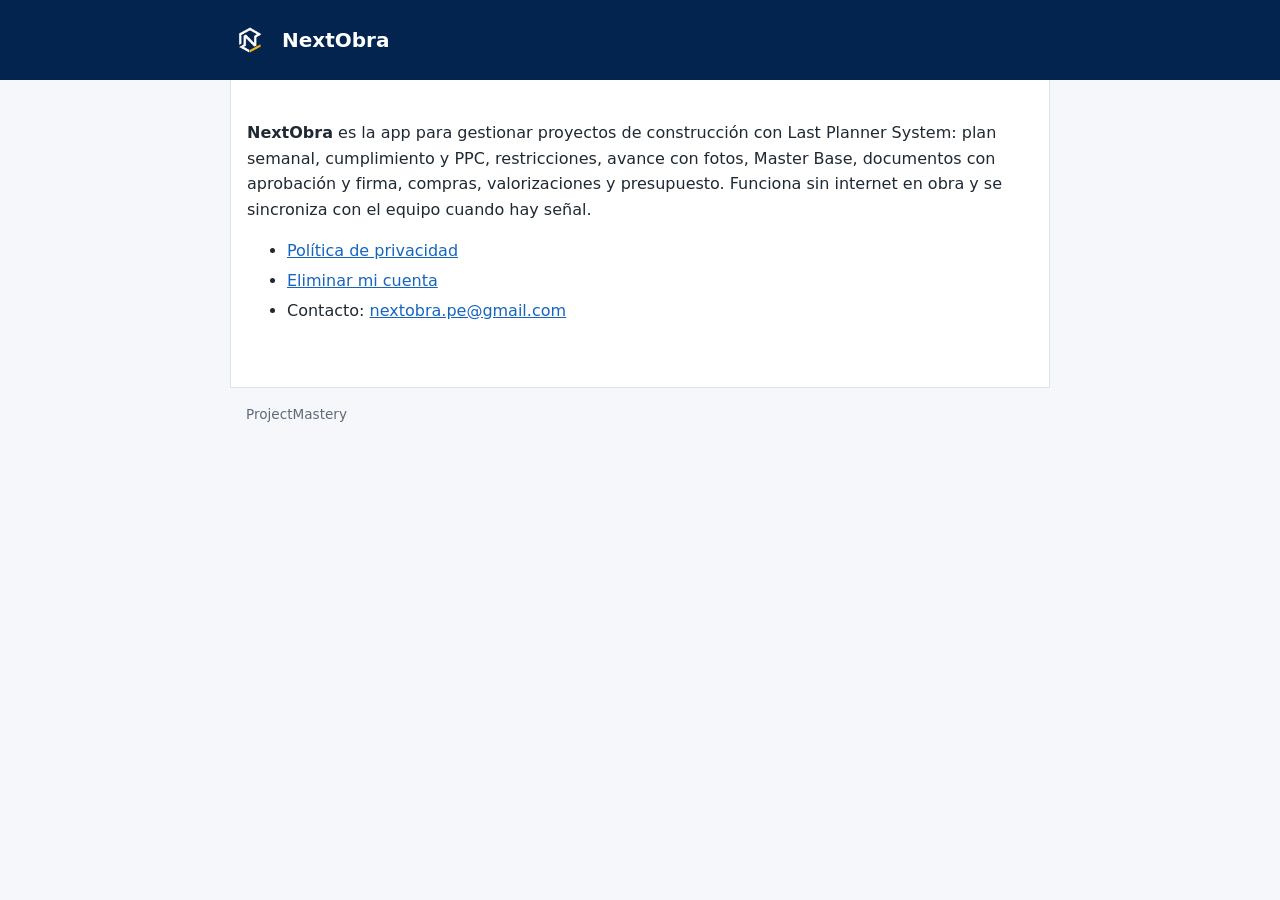
<file: index.html>
<!doctype html>
<html lang="es">
<head>
<meta charset="utf-8">
<meta name="viewport" content="width=device-width, initial-scale=1">
<title>NextObra</title>
<link rel="stylesheet" href="estilo.css">
</head>
<body>
<header><div class="marco"><img src="icono.png" alt=""><h1>NextObra</h1></div></header>
<main>
<p><b>NextObra</b> es la app para gestionar proyectos de construcción con Last Planner System: plan semanal,
cumplimiento y PPC, restricciones, avance con fotos, Master Base, documentos con aprobación y firma, compras,
valorizaciones y presupuesto. Funciona sin internet en obra y se sincroniza con el equipo cuando hay señal.</p>
<ul>
<li><a href="privacidad.html">Política de privacidad</a></li>
<li><a href="eliminar-cuenta.html">Eliminar mi cuenta</a></li>
<li>Contacto: <a href="mailto:nextobra.pe@gmail.com">nextobra.pe@gmail.com</a></li>
</ul>
</main>
<footer>ProjectMastery</footer>
</body>
</html>
</file>
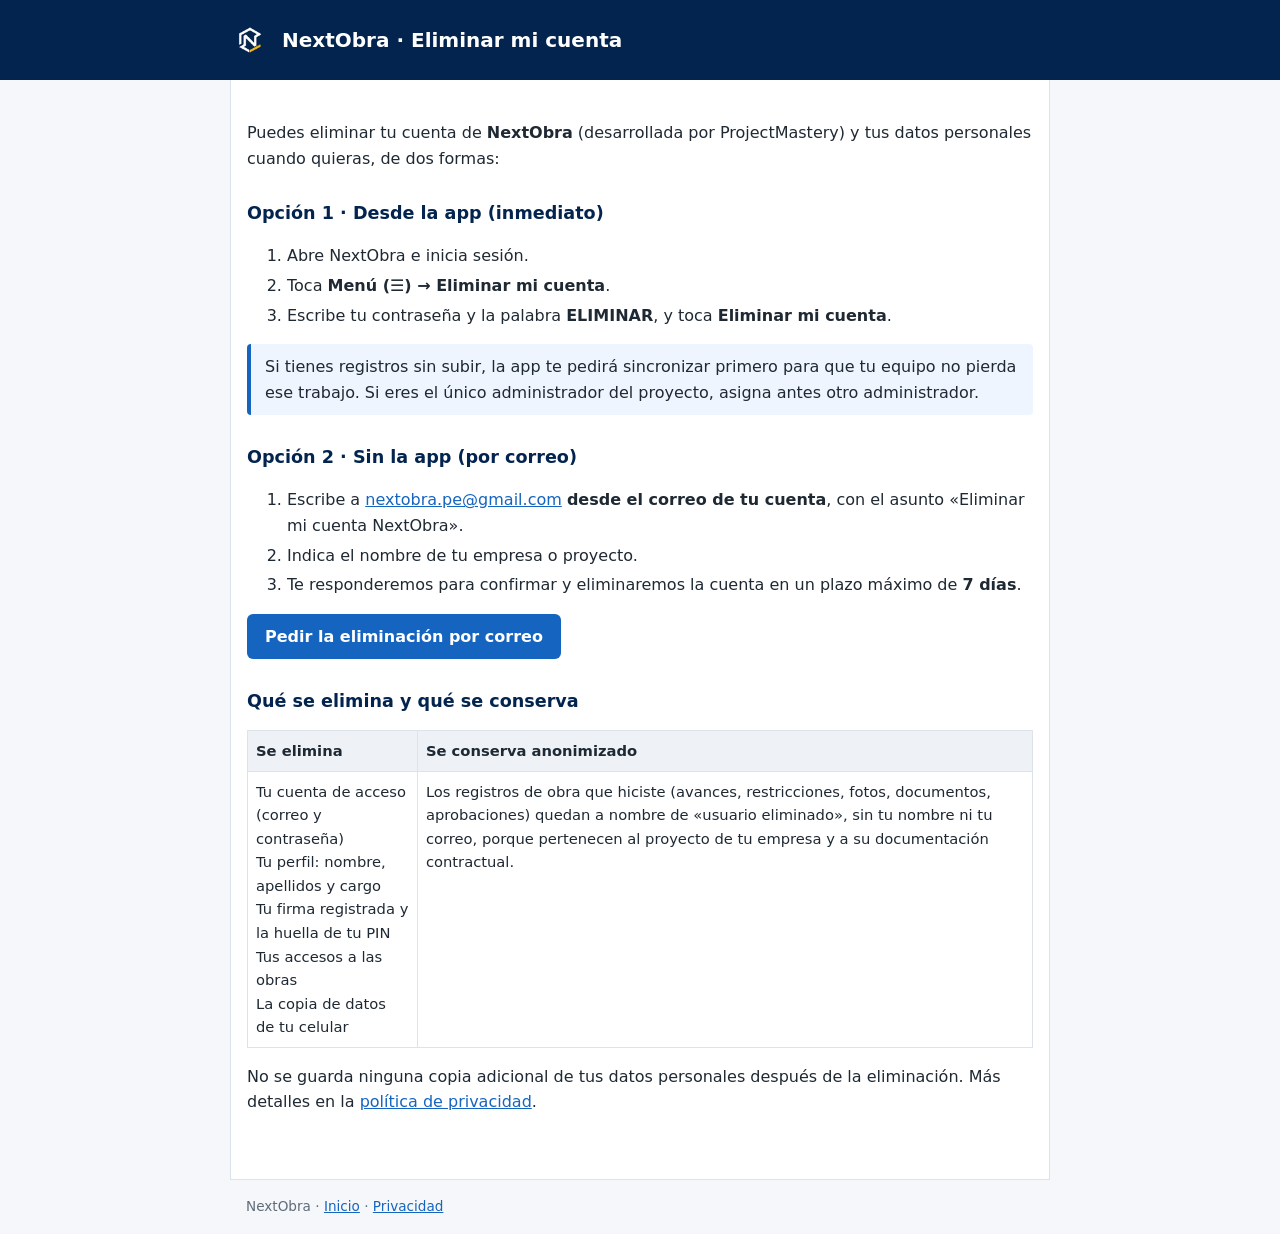
<file: eliminar-cuenta.html>
<!doctype html>
<html lang="es">
<head>
<meta charset="utf-8">
<meta name="viewport" content="width=device-width, initial-scale=1">
<title>Eliminar mi cuenta · NextObra</title>
<link rel="stylesheet" href="estilo.css">
</head>
<body>
<header><div class="marco"><img src="icono.png" alt=""><h1>NextObra · Eliminar mi cuenta</h1></div></header>
<main>
<p>Puedes eliminar tu cuenta de <b>NextObra</b> (desarrollada por ProjectMastery) y tus datos personales cuando
quieras, de dos formas:</p>

<h2>Opción 1 · Desde la app (inmediato)</h2>
<ol>
<li>Abre NextObra e inicia sesión.</li>
<li>Toca <b>Menú (☰) → Eliminar mi cuenta</b>.</li>
<li>Escribe tu contraseña y la palabra <b>ELIMINAR</b>, y toca <b>Eliminar mi cuenta</b>.</li>
</ol>
<p class="nota">Si tienes registros sin subir, la app te pedirá sincronizar primero para que tu equipo no pierda ese
trabajo. Si eres el único administrador del proyecto, asigna antes otro administrador.</p>

<h2>Opción 2 · Sin la app (por correo)</h2>
<ol>
<li>Escribe a <a href="mailto:nextobra.pe@gmail.com?subject=Eliminar%20mi%20cuenta%20NextObra">nextobra.pe@gmail.com</a> <b>desde el correo
de tu cuenta</b>, con el asunto «Eliminar mi cuenta NextObra».</li>
<li>Indica el nombre de tu empresa o proyecto.</li>
<li>Te responderemos para confirmar y eliminaremos la cuenta en un plazo máximo de <b>7 días</b>.</li>
</ol>
<p><a class="boton" href="mailto:nextobra.pe@gmail.com?subject=Eliminar%20mi%20cuenta%20NextObra">Pedir la eliminación por correo</a></p>

<h2>Qué se elimina y qué se conserva</h2>
<table>
<tr><th>Se elimina</th><th>Se conserva anonimizado</th></tr>
<tr><td>Tu cuenta de acceso (correo y contraseña)<br>Tu perfil: nombre, apellidos y cargo<br>Tu firma registrada y la
huella de tu PIN<br>Tus accesos a las obras<br>La copia de datos de tu celular</td>
<td>Los registros de obra que hiciste (avances, restricciones, fotos, documentos, aprobaciones) quedan a nombre de
«usuario eliminado», sin tu nombre ni tu correo, porque pertenecen al proyecto de tu empresa y a su documentación
contractual.</td></tr>
</table>
<p>No se guarda ninguna copia adicional de tus datos personales después de la eliminación. Más detalles en la
<a href="privacidad.html">política de privacidad</a>.</p>
</main>
<footer>NextObra · <a href="index.html">Inicio</a> · <a href="privacidad.html">Privacidad</a></footer>
</body>
</html>
</file>
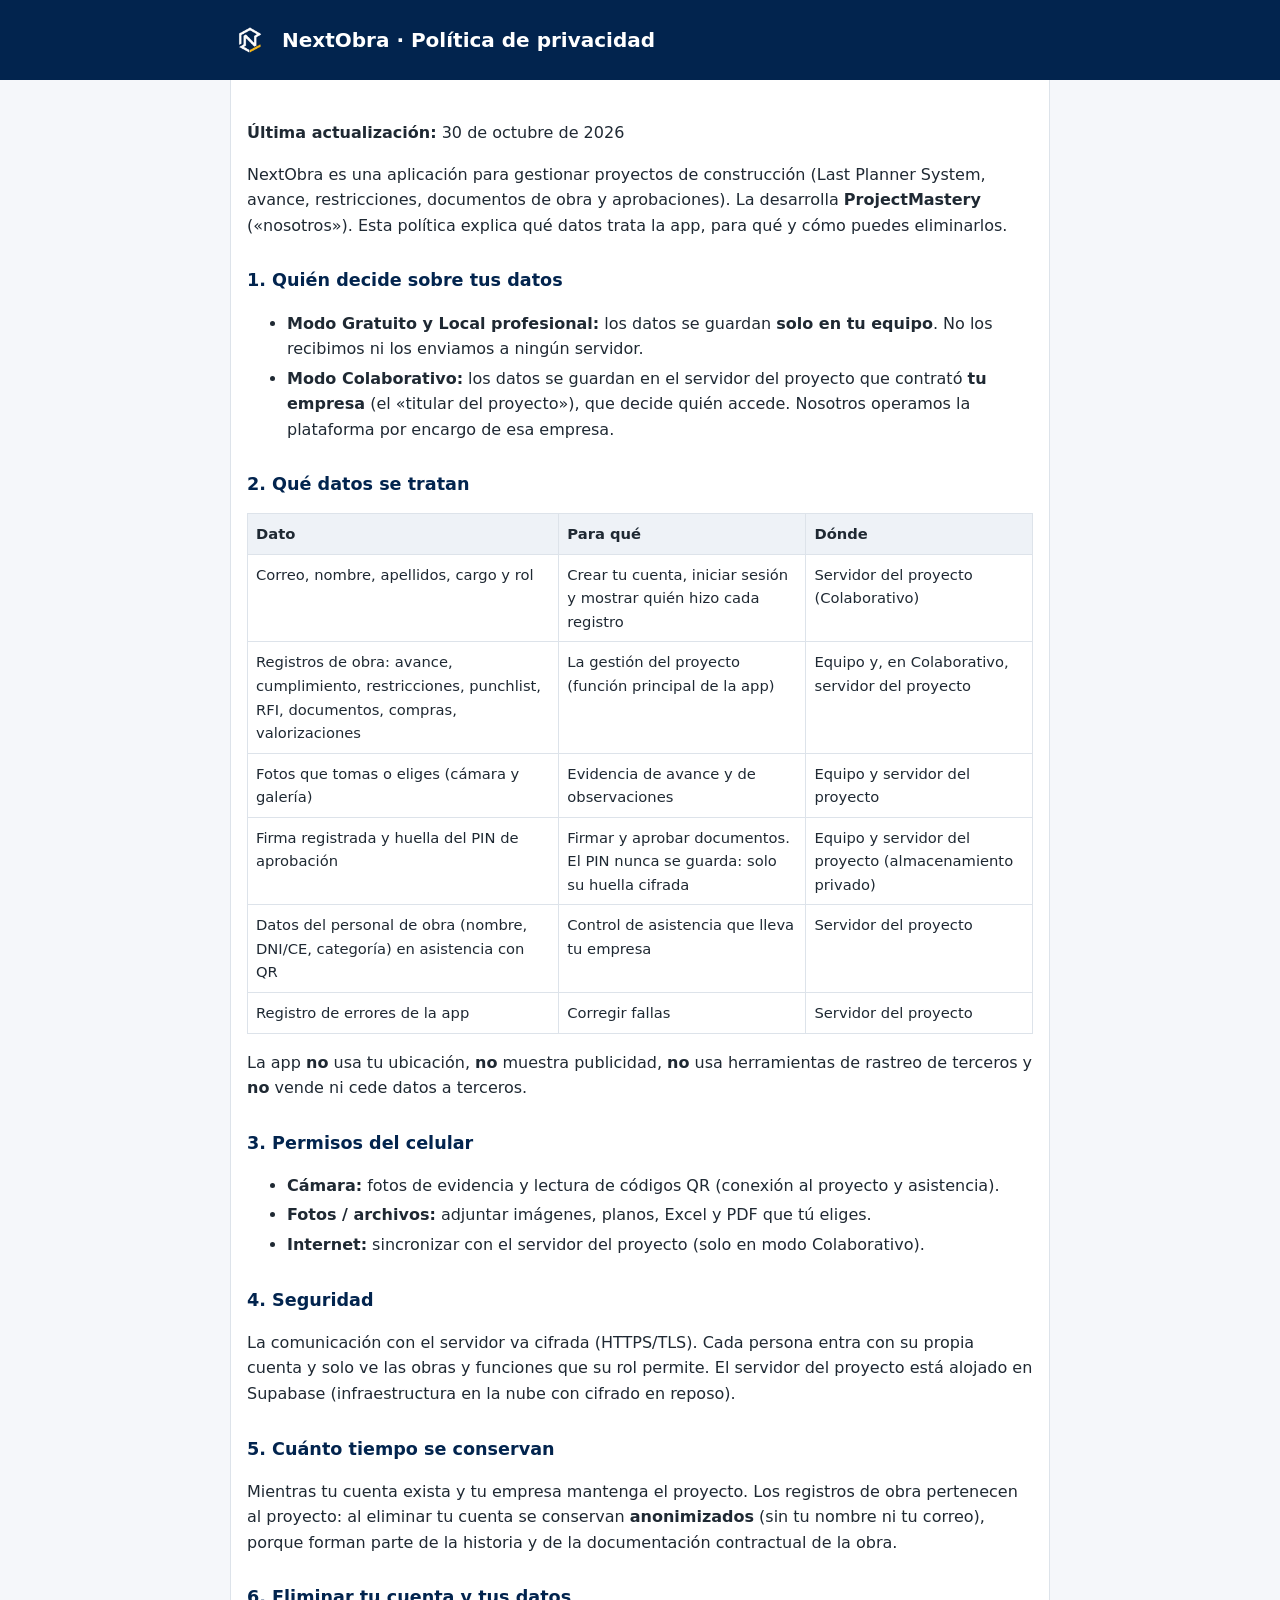
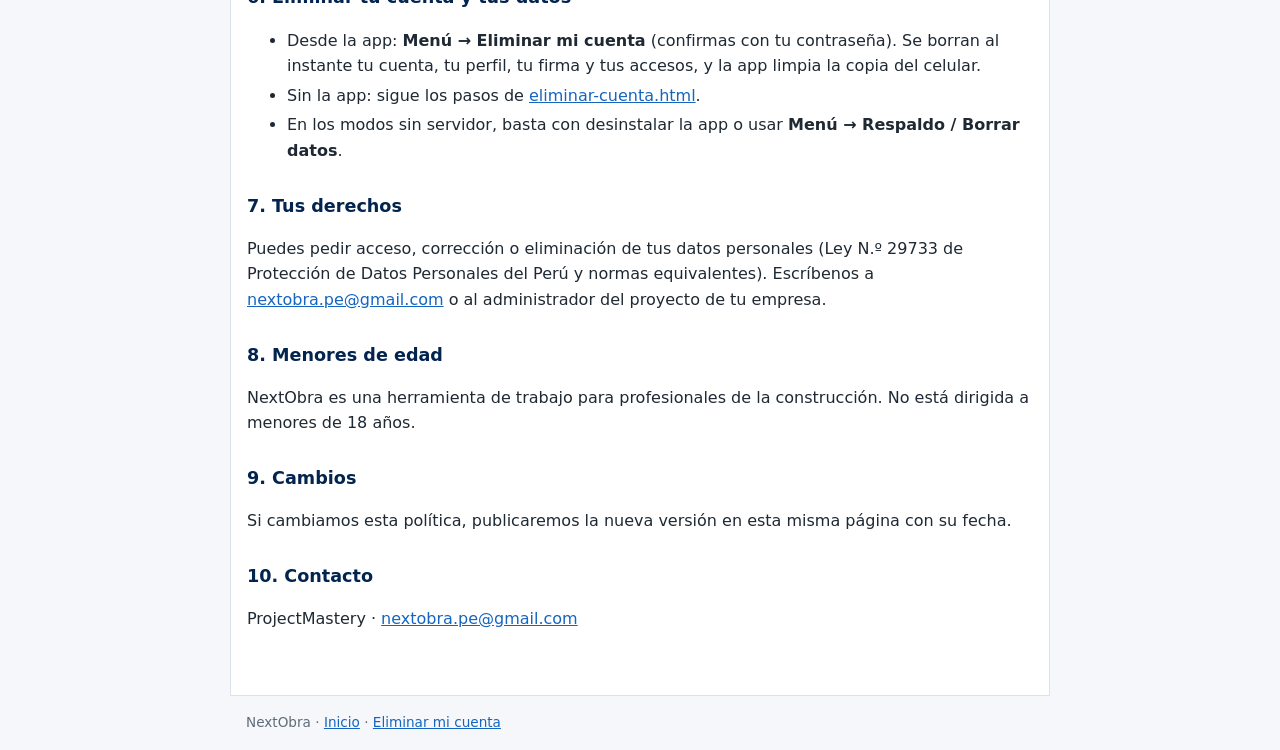
<file: privacidad.html>
<!doctype html>
<html lang="es">
<head>
<meta charset="utf-8">
<meta name="viewport" content="width=device-width, initial-scale=1">
<title>Política de privacidad · NextObra</title>
<link rel="stylesheet" href="estilo.css">
</head>
<body>
<header><div class="marco"><img src="icono.png" alt=""><h1>NextObra · Política de privacidad</h1></div></header>
<main>
<p><b>Última actualización:</b> 30 de octubre de 2026</p>
<p>NextObra es una aplicación para gestionar proyectos de construcción (Last Planner System, avance, restricciones,
documentos de obra y aprobaciones). La desarrolla <b>ProjectMastery</b> («nosotros»). Esta política explica qué datos
trata la app, para qué y cómo puedes eliminarlos.</p>

<h2>1. Quién decide sobre tus datos</h2>
<ul>
<li><b>Modo Gratuito y Local profesional:</b> los datos se guardan <b>solo en tu equipo</b>. No los recibimos ni los
enviamos a ningún servidor.</li>
<li><b>Modo Colaborativo:</b> los datos se guardan en el servidor del proyecto que contrató <b>tu empresa</b> (el
«titular del proyecto»), que decide quién accede. Nosotros operamos la plataforma por encargo de esa empresa.</li>
</ul>

<h2>2. Qué datos se tratan</h2>
<table>
<tr><th>Dato</th><th>Para qué</th><th>Dónde</th></tr>
<tr><td>Correo, nombre, apellidos, cargo y rol</td><td>Crear tu cuenta, iniciar sesión y mostrar quién hizo cada registro</td><td>Servidor del proyecto (Colaborativo)</td></tr>
<tr><td>Registros de obra: avance, cumplimiento, restricciones, punchlist, RFI, documentos, compras, valorizaciones</td><td>La gestión del proyecto (función principal de la app)</td><td>Equipo y, en Colaborativo, servidor del proyecto</td></tr>
<tr><td>Fotos que tomas o eliges (cámara y galería)</td><td>Evidencia de avance y de observaciones</td><td>Equipo y servidor del proyecto</td></tr>
<tr><td>Firma registrada y huella del PIN de aprobación</td><td>Firmar y aprobar documentos. El PIN nunca se guarda: solo su huella cifrada</td><td>Equipo y servidor del proyecto (almacenamiento privado)</td></tr>
<tr><td>Datos del personal de obra (nombre, DNI/CE, categoría) en asistencia con QR</td><td>Control de asistencia que lleva tu empresa</td><td>Servidor del proyecto</td></tr>
<tr><td>Registro de errores de la app</td><td>Corregir fallas</td><td>Servidor del proyecto</td></tr>
</table>
<p>La app <b>no</b> usa tu ubicación, <b>no</b> muestra publicidad, <b>no</b> usa herramientas de rastreo de
terceros y <b>no</b> vende ni cede datos a terceros.</p>

<h2>3. Permisos del celular</h2>
<ul>
<li><b>Cámara:</b> fotos de evidencia y lectura de códigos QR (conexión al proyecto y asistencia).</li>
<li><b>Fotos / archivos:</b> adjuntar imágenes, planos, Excel y PDF que tú eliges.</li>
<li><b>Internet:</b> sincronizar con el servidor del proyecto (solo en modo Colaborativo).</li>
</ul>

<h2>4. Seguridad</h2>
<p>La comunicación con el servidor va cifrada (HTTPS/TLS). Cada persona entra con su propia cuenta y solo ve las obras
y funciones que su rol permite. El servidor del proyecto está alojado en Supabase (infraestructura en la nube con
cifrado en reposo).</p>

<h2>5. Cuánto tiempo se conservan</h2>
<p>Mientras tu cuenta exista y tu empresa mantenga el proyecto. Los registros de obra pertenecen al proyecto: al
eliminar tu cuenta se conservan <b>anonimizados</b> (sin tu nombre ni tu correo), porque forman parte de la historia
y de la documentación contractual de la obra.</p>

<h2>6. Eliminar tu cuenta y tus datos</h2>
<ul>
<li>Desde la app: <b>Menú → Eliminar mi cuenta</b> (confirmas con tu contraseña). Se borran al instante tu cuenta, tu
perfil, tu firma y tus accesos, y la app limpia la copia del celular.</li>
<li>Sin la app: sigue los pasos de <a href="eliminar-cuenta.html">eliminar-cuenta.html</a>.</li>
<li>En los modos sin servidor, basta con desinstalar la app o usar <b>Menú → Respaldo / Borrar datos</b>.</li>
</ul>

<h2>7. Tus derechos</h2>
<p>Puedes pedir acceso, corrección o eliminación de tus datos personales (Ley N.º 29733 de Protección de Datos
Personales del Perú y normas equivalentes). Escríbenos a <a href="mailto:nextobra.pe@gmail.com">nextobra.pe@gmail.com</a> o al
administrador del proyecto de tu empresa.</p>

<h2>8. Menores de edad</h2>
<p>NextObra es una herramienta de trabajo para profesionales de la construcción. No está dirigida a menores de 18 años.</p>

<h2>9. Cambios</h2>
<p>Si cambiamos esta política, publicaremos la nueva versión en esta misma página con su fecha.</p>

<h2>10. Contacto</h2>
<p>ProjectMastery · <a href="mailto:nextobra.pe@gmail.com">nextobra.pe@gmail.com</a></p>
</main>
<footer>NextObra · <a href="index.html">Inicio</a> · <a href="eliminar-cuenta.html">Eliminar mi cuenta</a></footer>
</body>
</html>
</file>
<file: estilo.css>
:root{--azul:#02244E;--acento:#1565C0;--texto:#1f2933;--suave:#5f6b7a;--fondo:#f5f7fa;--borde:#dde3ea}
*{box-sizing:border-box}
body{margin:0;font-family:system-ui,-apple-system,"Segoe UI",Roboto,Arial,sans-serif;color:var(--texto);background:var(--fondo);line-height:1.6}
header{background:var(--azul);color:#fff;padding:20px 16px}
header .marco{max-width:820px;margin:0 auto;display:flex;align-items:center;gap:12px}
header img{width:40px;height:40px;border-radius:8px;background:#fff}
header h1{font-size:1.25rem;margin:0}
main{max-width:820px;margin:0 auto;padding:24px 16px 48px;background:#fff;border:1px solid var(--borde);border-top:0}
h2{color:var(--azul);font-size:1.1rem;margin-top:28px}
table{width:100%;border-collapse:collapse;font-size:.92rem;margin:8px 0}
th,td{border:1px solid var(--borde);padding:8px;text-align:left;vertical-align:top}
th{background:#eef2f7}
.nota{background:#eef5ff;border-left:4px solid var(--acento);padding:10px 14px;border-radius:4px}
.boton{display:inline-block;background:var(--acento);color:#fff;padding:10px 18px;border-radius:6px;text-decoration:none;font-weight:600}
footer{max-width:820px;margin:0 auto;padding:16px;color:var(--suave);font-size:.85rem}
a{color:var(--acento)}
ol li,ul li{margin:4px 0}
</file>
